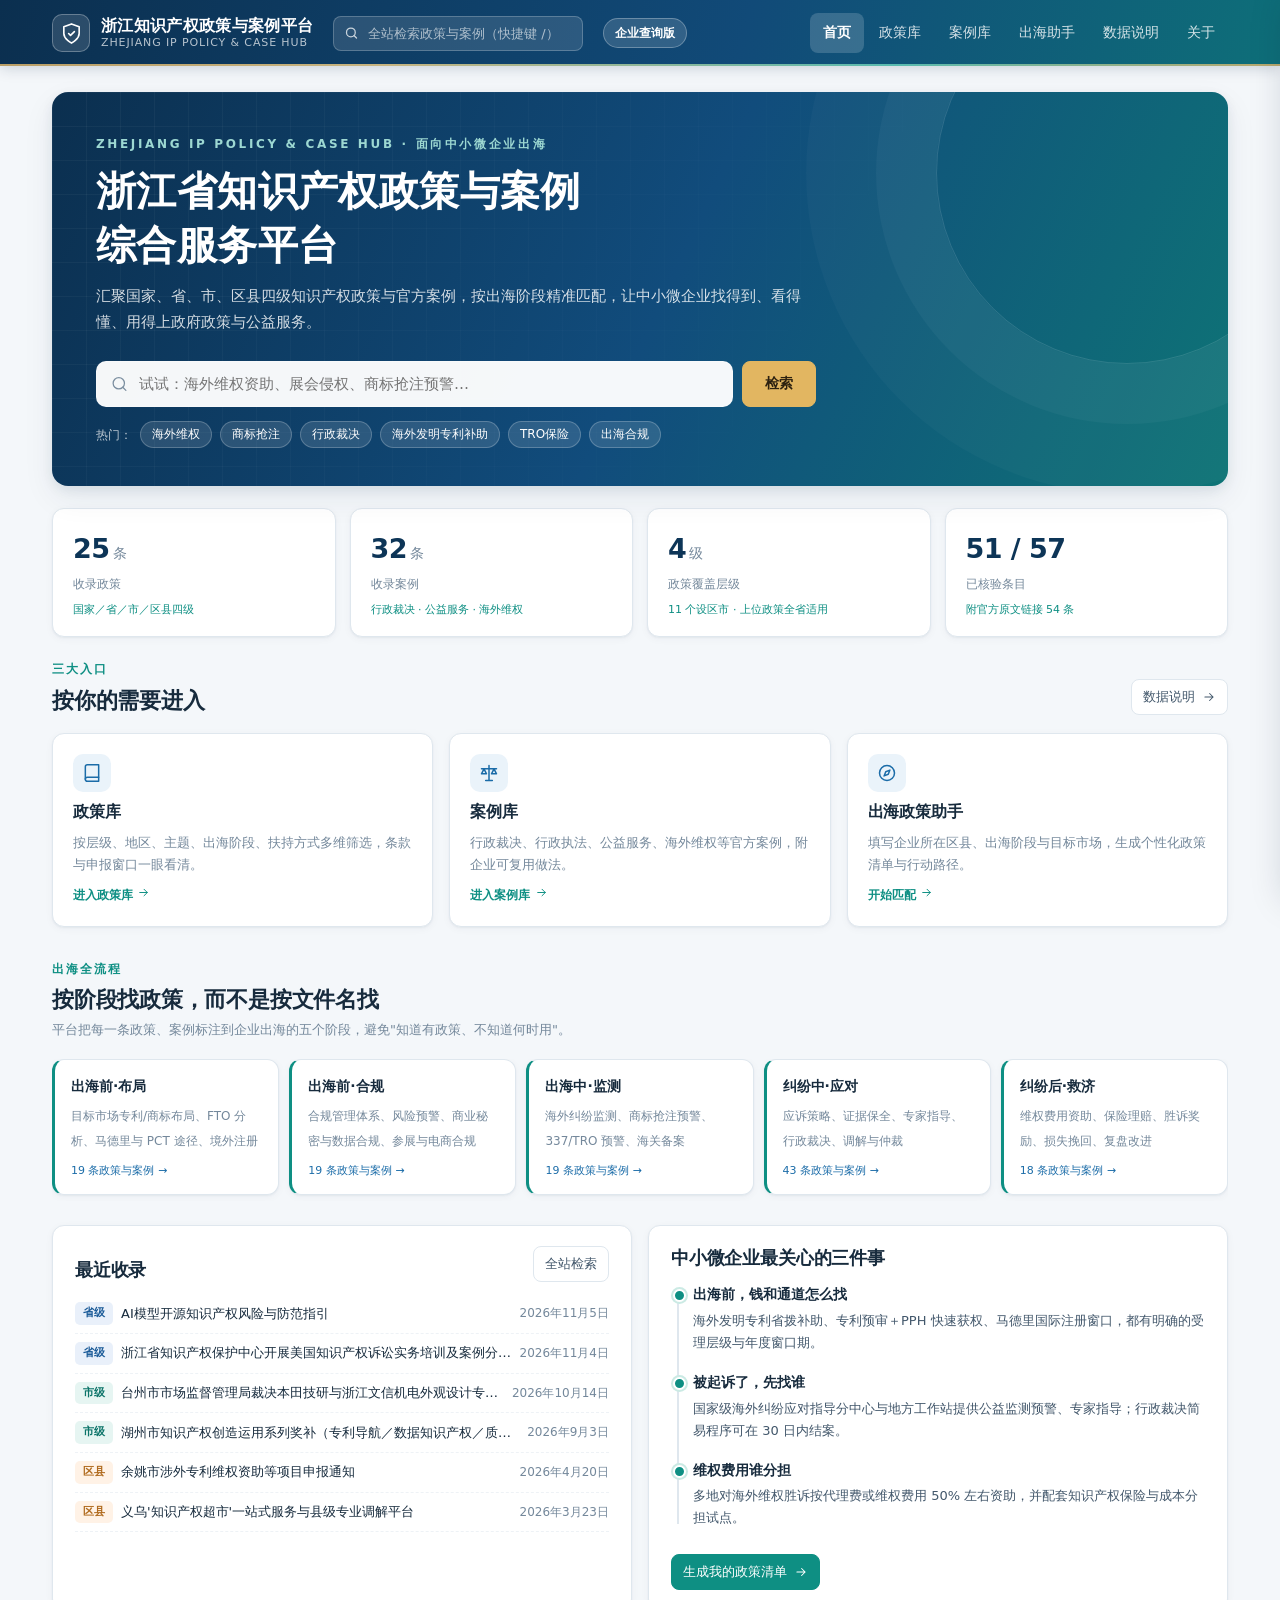
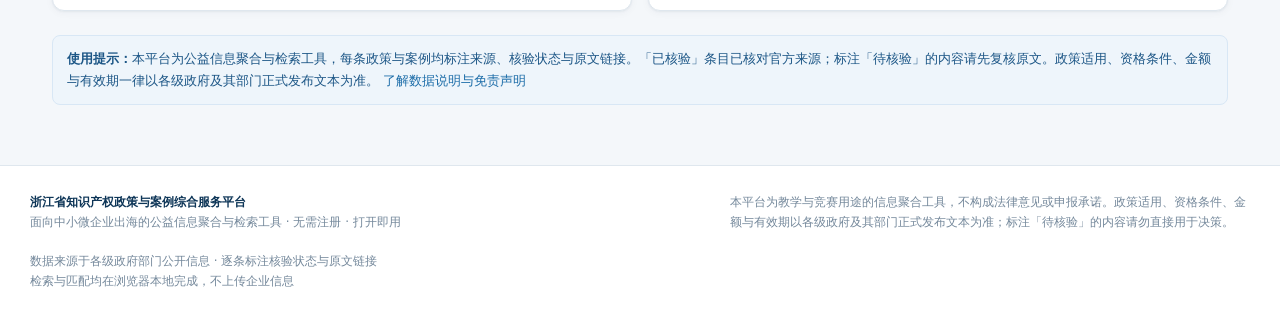
<file: index.html>
<!DOCTYPE html>
<html lang="zh-CN">
<head>
<meta charset="UTF-8">
<meta http-equiv="Cache-Control" content="no-cache, no-store, must-revalidate">
<meta http-equiv="Pragma" content="no-cache">
<meta http-equiv="Expires" content="0">
<meta name="viewport" content="width=device-width, initial-scale=1, viewport-fit=cover">
<meta name="theme-color" content="#0d3557">
<meta name="description" content="浙江省知识产权政策与案例综合服务平台：汇聚国家、省、市、区县四级知识产权政策与官方案例，服务中小微企业出海。">
<title>浙江省知识产权政策与案例综合服务平台 · 企业查询版</title>
<link rel="icon" href="data:image/svg+xml,<svg xmlns='http://www.w3.org/2000/svg' viewBox='0 0 64 64'><rect width='64' height='64' rx='14' fill='%230d3557'/><text x='32' y='42' font-size='28' font-family='Arial' font-weight='bold' text-anchor='middle' fill='%23ffffff'>IP</text></svg>">
<link rel="stylesheet" href="assets/css/app.css">
</head>
<body>

<!-- 角色声明：本入口为「企业用户版」，只读查询，不加载数据后台与构建者功能 -->
<script>window.ZJ_MODE = "public";</script>

<header class="topbar">
  <div class="topbar-inner">
    <a class="brand" href="#/home" aria-label="返回首页">
      <span class="brand-mark">
        <svg viewBox="0 0 24 24" fill="none" stroke="#ffffff" stroke-width="1.7" stroke-linecap="round" stroke-linejoin="round" aria-hidden="true">
          <path d="M12 22s8-4 8-10V5l-8-3-8 3v7c0 6 8 10 8 10Z"/><path d="M9 12l2 2 4-4"/>
        </svg>
      </span>
      <span class="brand-txt"><b>浙江知识产权政策与案例平台</b><small>ZHEJIANG IP POLICY &amp; CASE HUB</small></span>
    </a>

    <form class="top-search" id="topSearch" role="search">
      <svg viewBox="0 0 24 24" fill="none" stroke="#ffffff" stroke-width="2" stroke-linecap="round" aria-hidden="true"><circle cx="11" cy="11" r="7"/><path d="m20 20-4-4"/></svg>
      <input id="topQ" type="search" placeholder="全站检索政策与案例（快捷键 /）" autocomplete="off" aria-label="全站检索">
    </form>

    <span class="role-badge" aria-label="当前为面向企业的查询版">企业查询版</span>
    <button class="nav-toggle" id="navToggle" type="button" aria-label="展开导航">☰</button>
    <nav class="nav" id="nav" aria-label="主导航">
      <a href="#/home" data-route="home">首页</a>
      <a href="#/policies" data-route="policies">政策库</a>
      <a href="#/cases" data-route="cases">案例库</a>
      <a href="#/match" data-route="match">出海助手</a>
      <a href="#/sources" data-route="sources">数据说明</a>
      <a href="#/about" data-route="about">关于</a>
    </nav>
  </div>
</header>

<main class="wrap" id="app"></main>

<footer class="footer">
  <div class="footer-inner">
    <div>
      <b style="color:var(--navy)">浙江省知识产权政策与案例综合服务平台</b><br>
      面向中小微企业出海的公益信息聚合与检索工具 · 无需注册 · 打开即用
    </div>
    <div style="max-width:520px">
      本平台为教学与竞赛用途的信息聚合工具，不构成法律意见或申报承诺。政策适用、资格条件、金额与有效期以各级政府及其部门正式发布文本为准；标注「待核验」的内容请勿直接用于决策。
    </div>
    <div class="tiny">
      数据来源于各级政府部门公开信息 · 逐条标注核验状态与原文链接<br>
      <span id="buildStamp">检索与匹配均在浏览器本地完成，不上传企业信息</span>
    </div>
  </div>
</footer>

<div class="overlay" id="overlay"></div>
<aside class="drawer" id="drawer" role="dialog" aria-modal="true" aria-label="条目详情"></aside>
<div class="toast" id="toast" role="status"></div>

<script src="data/bundle.js"></script>
<script src="assets/js/util.js"></script>
<script src="assets/js/search.js"></script>
<script src="assets/js/data.js"></script>
<script src="assets/js/views.js"></script>
<script src="assets/js/views-extra.js"></script>
<!-- 企业用户版不加载 assets/js/admin.js -->
<script src="assets/js/app.js"></script>
</body>
</html>
</file>
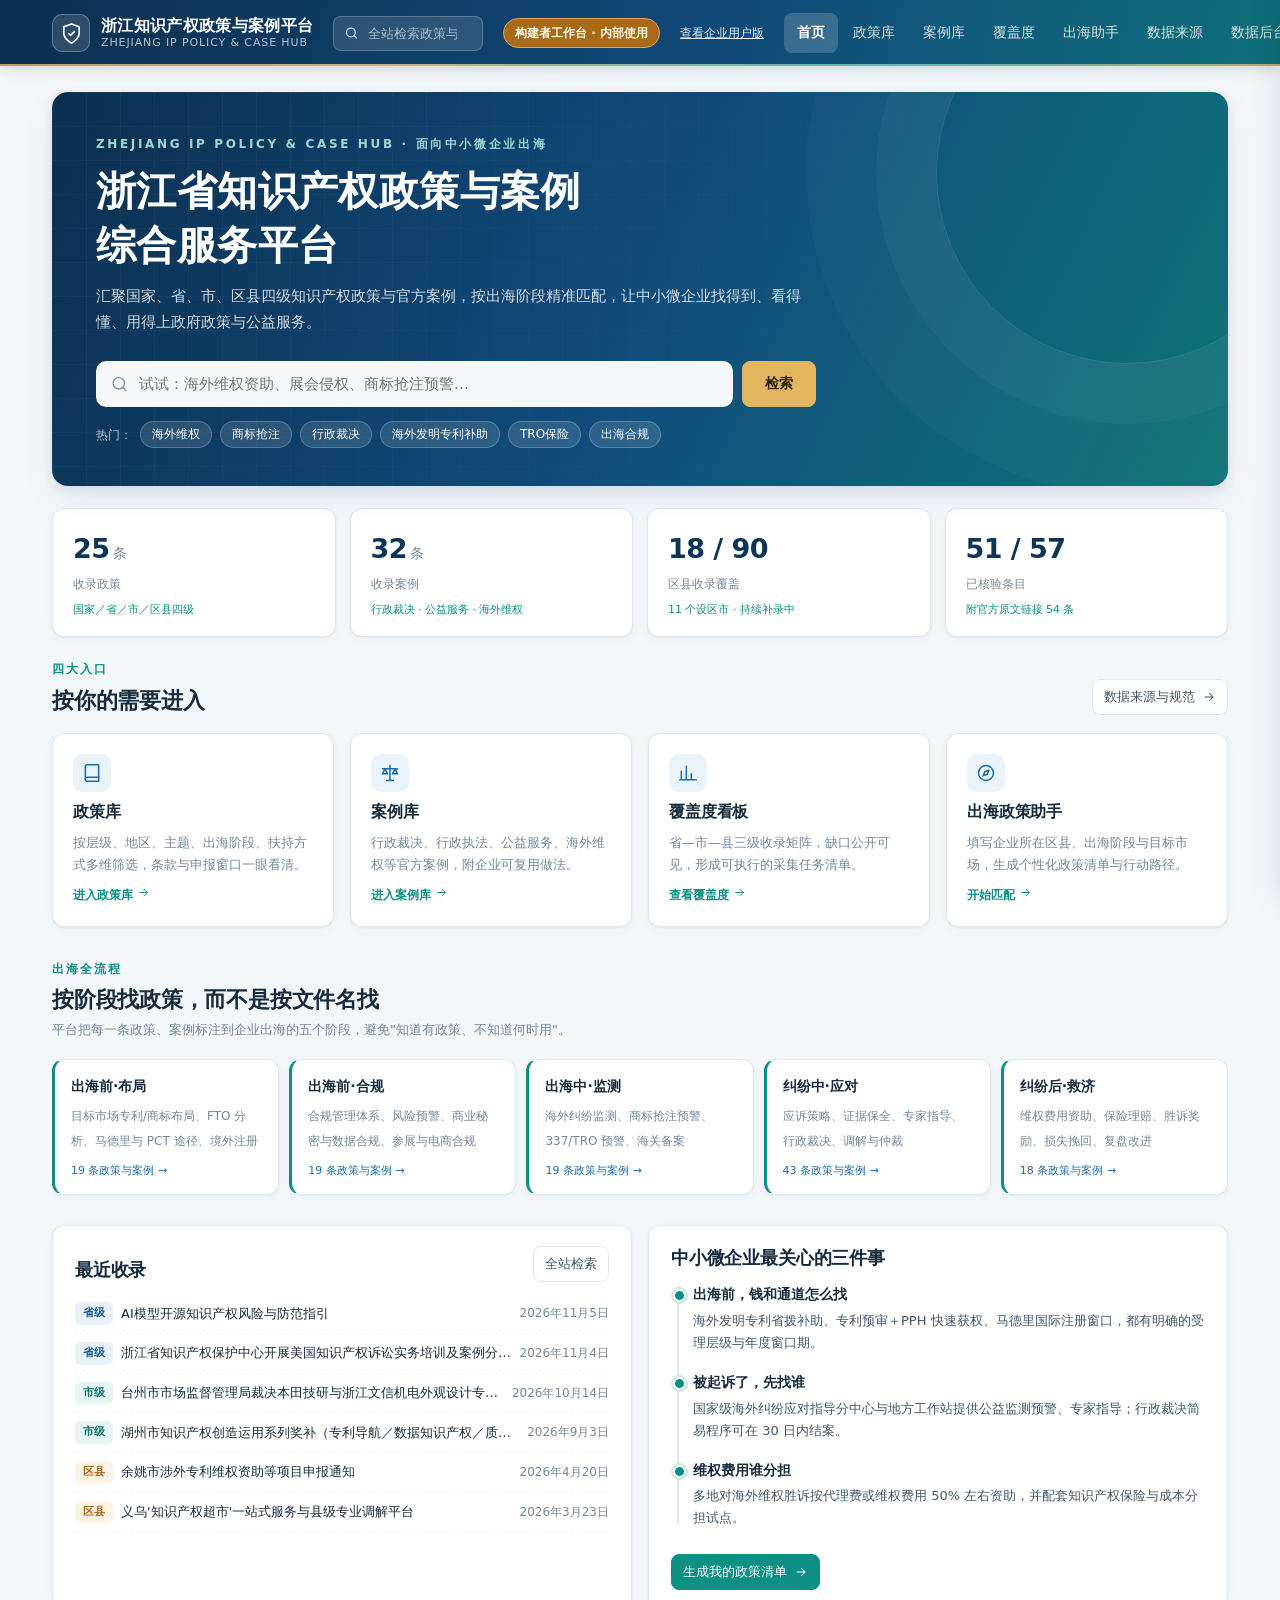
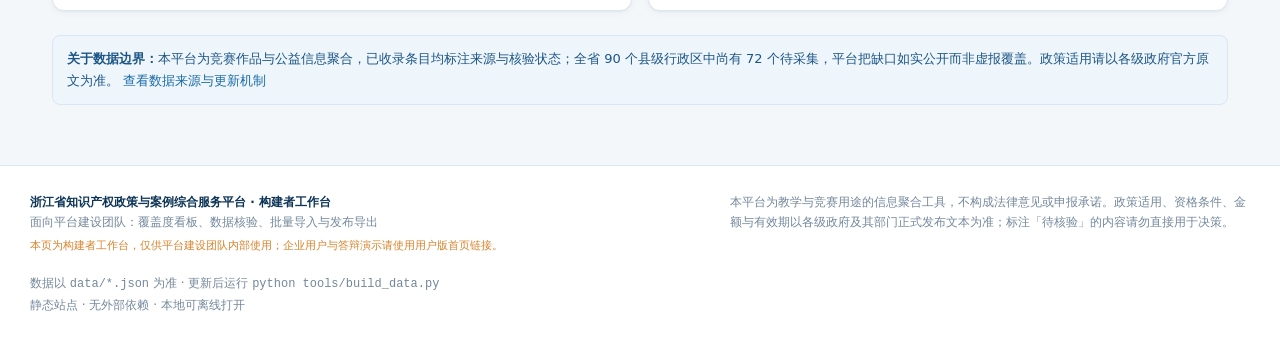
<file: builder.html>
<!DOCTYPE html>
<html lang="zh-CN">
<head>
<meta charset="UTF-8">
<meta http-equiv="Cache-Control" content="no-cache, no-store, must-revalidate">
<meta http-equiv="Pragma" content="no-cache">
<meta http-equiv="Expires" content="0">
<meta name="viewport" content="width=device-width, initial-scale=1, viewport-fit=cover">
<meta name="theme-color" content="#0d3557">
<meta name="description" content="浙江省知识产权政策与案例综合服务平台 · 构建者工作台：覆盖度看板、数据核验与批量导入导出。">
<meta name="robots" content="noindex, nofollow">
<title>浙江省知识产权政策与案例综合服务平台 · 构建者工作台</title>
<link rel="icon" href="data:image/svg+xml,<svg xmlns='http://www.w3.org/2000/svg' viewBox='0 0 64 64'><rect width='64' height='64' rx='14' fill='%23a86a18'/><text x='32' y='42' font-size='26' font-family='Arial' font-weight='bold' text-anchor='middle' fill='%23ffffff'>B</text></svg>">
<link rel="stylesheet" href="assets/css/app.css">
</head>
<body>

<!-- 角色声明：本入口为「构建者工作台」，开放覆盖度看板与数据后台 -->
<script>window.ZJ_MODE = "builder";</script>

<header class="topbar">
  <div class="topbar-inner">
    <a class="brand" href="#/home" aria-label="返回首页">
      <span class="brand-mark">
        <svg viewBox="0 0 24 24" fill="none" stroke="#ffffff" stroke-width="1.7" stroke-linecap="round" stroke-linejoin="round" aria-hidden="true">
          <path d="M12 22s8-4 8-10V5l-8-3-8 3v7c0 6 8 10 8 10Z"/><path d="M9 12l2 2 4-4"/>
        </svg>
      </span>
      <span class="brand-txt"><b>浙江知识产权政策与案例平台</b><small>ZHEJIANG IP POLICY &amp; CASE HUB</small></span>
    </a>

    <form class="top-search" id="topSearch" role="search">
      <svg viewBox="0 0 24 24" fill="none" stroke="#ffffff" stroke-width="2" stroke-linecap="round" aria-hidden="true"><circle cx="11" cy="11" r="7"/><path d="m20 20-4-4"/></svg>
      <input id="topQ" type="search" placeholder="全站检索政策与案例（快捷键 /）" autocomplete="off" aria-label="全站检索">
    </form>

    <span class="role-badge builder" aria-label="当前为平台构建者工作台">构建者工作台 · 内部使用</span>
    <a class="role-switch" href="index.html#/home" id="toPublic">查看企业用户版</a>
    <button class="nav-toggle" id="navToggle" type="button" aria-label="展开导航">☰</button>
    <nav class="nav" id="nav" aria-label="主导航">
      <a href="#/home" data-route="home">首页</a>
      <a href="#/policies" data-route="policies">政策库</a>
      <a href="#/cases" data-route="cases">案例库</a>
      <a href="#/coverage" data-route="coverage">覆盖度</a>
      <a href="#/match" data-route="match">出海助手</a>
      <a href="#/sources" data-route="sources">数据来源</a>
      <a href="#/admin" data-route="admin">数据后台</a>
      <a href="#/about" data-route="about">关于</a>
    </nav>
  </div>
</header>

<main class="wrap" id="app"></main>

<footer class="footer">
  <div class="footer-inner">
    <div>
      <b style="color:var(--navy)">浙江省知识产权政策与案例综合服务平台 · 构建者工作台</b><br>
      面向平台建设团队：覆盖度看板、数据核验、批量导入与发布导出
      <span class="role-note">本页为构建者工作台，仅供平台建设团队内部使用；企业用户与答辩演示请使用用户版首页链接。</span>
    </div>
    <div style="max-width:520px">
      本平台为教学与竞赛用途的信息聚合工具，不构成法律意见或申报承诺。政策适用、资格条件、金额与有效期以各级政府及其部门正式发布文本为准；标注「待核验」的内容请勿直接用于决策。
    </div>
    <div class="tiny">
      数据以 <code>data/*.json</code> 为准 · 更新后运行 <code>python tools/build_data.py</code><br>
      <span id="buildStamp">静态站点 · 无外部依赖 · 本地可离线打开</span>
    </div>
  </div>
</footer>

<div class="overlay" id="overlay"></div>
<aside class="drawer" id="drawer" role="dialog" aria-modal="true" aria-label="条目详情"></aside>
<div class="toast" id="toast" role="status"></div>

<script src="data/bundle.js"></script>
<script src="assets/js/util.js"></script>
<script src="assets/js/search.js"></script>
<script src="assets/js/data.js"></script>
<script src="assets/js/views.js"></script>
<script src="assets/js/views-extra.js"></script>
<script src="assets/js/admin.js"></script>
<script src="assets/js/app.js"></script>
<script>
/* 返回用户版时保留 sharecode 等参数，并显式切换为 user 角色，
   确保跳过去一定是企业查询版，而不是缓存里的工作台页面。 */
(function () {
  var a = document.getElementById("toPublic");
  if (!a) return;
  var p = new URLSearchParams(location.search);
  p.set("role", "user");
  a.href = "index.html?" + p.toString() + "#/home";
})();
</script>
</body>
</html>
</file>
<file: assets/css/app.css>
/* 浙江省知识产权政策与案例综合服务平台 — 样式表
   零外部依赖：无字体 CDN、无图标库、无框架，离线可用 */

:root {
  --navy: #0d3557;
  --navy-2: #14507f;
  --blue: #1b6ca8;
  --teal: #0e8f83;
  --teal-soft: #e6f5f2;
  --amber: #d9822b;
  --amber-soft: #fff4e6;
  --red: #b5443b;
  --ink: #172b3d;
  --ink-2: #42576b;
  --muted: #74889b;
  --line: #dfe7ee;
  --line-2: #eef2f6;
  --bg: #f4f7fa;
  --card: #ffffff;
  --shadow-sm: 0 1px 2px rgba(16, 46, 74, .05), 0 2px 8px rgba(16, 46, 74, .04);
  --shadow-md: 0 4px 12px rgba(16, 46, 74, .08), 0 12px 32px rgba(16, 46, 74, .07);
  --radius: 12px;
  --radius-sm: 8px;
  --maxw: 1220px;
  --font: "PingFang SC", "Hiragino Sans GB", "Microsoft YaHei", "Source Han Sans SC", "Noto Sans CJK SC", system-ui, -apple-system, "Segoe UI", sans-serif;
  --mono: "SFMono-Regular", "Cascadia Code", Consolas, "Liberation Mono", monospace;
}

* { box-sizing: border-box; }
html { scroll-behavior: smooth; }
body {
  margin: 0;
  min-height: 100vh;
  display: flex;
  flex-direction: column;
  font-family: var(--font);
  font-size: 15px;
  line-height: 1.7;
  color: var(--ink);
  background: var(--bg);
  -webkit-font-smoothing: antialiased;
}
.wrap { flex: 1 0 auto; width: 100%; }
a { color: var(--blue); text-decoration: none; }
a:hover { text-decoration: underline; }
button, input, select, textarea { font-family: inherit; font-size: inherit; }
button { cursor: pointer; }
h1, h2, h3, h4 { margin: 0; font-weight: 700; line-height: 1.35; letter-spacing: -.01em; }
p { margin: 0 0 .8em; }
ul { margin: 0; padding-left: 1.2em; }
::-webkit-scrollbar { width: 10px; height: 10px; }
::-webkit-scrollbar-thumb { background: #c9d6e2; border-radius: 6px; border: 2px solid var(--bg); }
::-webkit-scrollbar-track { background: transparent; }

/* ---------- 顶部导航 ---------- */
.topbar {
  position: sticky; top: 0; z-index: 60;
  background: linear-gradient(105deg, #0b2f4f 0%, #114a78 58%, #0e6f79 100%);
  color: #fff;
  box-shadow: 0 2px 14px rgba(8, 35, 60, .18);
}
.topbar::after {
  content: ""; position: absolute; left: 0; right: 0; bottom: 0; height: 2px;
  background: linear-gradient(90deg, #d9b26a, #e8c985 30%, #65cdb9 70%, #d9b26a);
  opacity: .85;
}
.topbar-inner {
  max-width: var(--maxw); margin: 0 auto; padding: 0 22px;
  display: flex; align-items: center; gap: 20px; min-height: 66px;
}
.brand { display: flex; align-items: center; gap: 11px; flex-shrink: 0; color: #fff; }
.brand:hover { text-decoration: none; }
.brand-mark {
  width: 38px; height: 38px; border-radius: 10px; flex-shrink: 0;
  display: grid; place-items: center;
  background: rgba(255,255,255,.13); border: 1px solid rgba(255,255,255,.28);
}
.brand-mark svg { width: 23px; height: 23px; }
.brand-txt { display: flex; flex-direction: column; line-height: 1.25; }
.brand-txt b { font-size: 16px; letter-spacing: .02em; }
.brand-txt small { font-size: 11px; color: rgba(255,255,255,.7); letter-spacing: .08em; }
.nav { display: flex; align-items: center; gap: 2px; margin-left: auto; }
.nav a {
  color: rgba(255,255,255,.83); padding: 8px 13px; border-radius: 8px;
  font-size: 14px; white-space: nowrap; transition: .18s;
}
.nav a:hover { color: #fff; background: rgba(255,255,255,.1); text-decoration: none; }
.nav a.active { color: #fff; background: rgba(255,255,255,.17); font-weight: 600; }
.top-search { position: relative; flex: 0 1 250px; min-width: 150px; }
.top-search input {
  width: 100%; padding: 9px 12px 9px 34px; border-radius: 8px;
  border: 1px solid rgba(255,255,255,.22); background: rgba(255,255,255,.12);
  color: #fff; outline: none; font-size: 13px;
}
.top-search input::placeholder { color: rgba(255,255,255,.62); }
.top-search input:focus { background: rgba(255,255,255,.2); border-color: rgba(255,255,255,.5); }
.top-search svg { position: absolute; left: 11px; top: 50%; transform: translateY(-50%); width: 15px; height: 15px; opacity: .75; }
.nav-toggle { display: none; background: none; border: 0; color: #fff; font-size: 22px; padding: 4px 8px; }

/* ---------- 角色标识（企业用户版 / 构建者工作台） ---------- */
.role-badge {
  display: inline-flex; align-items: center; gap: 6px; flex-shrink: 0;
  padding: 4px 11px; border-radius: 20px; font-size: 12px; font-weight: 600;
  color: #fff; background: rgba(255,255,255,.14);
  border: 1px solid rgba(255,255,255,.28); white-space: nowrap;
}
.role-badge.builder { background: #a86a18; border-color: #dca95c; color: #fff8e8; }
.role-switch { color: rgba(255,255,255,.9); font-size: 12px; white-space: nowrap; text-decoration: underline; }
.role-switch:hover { color: #ffe6b8; }
.role-note { display: block; margin-top: 4px; font-size: 11px; color: var(--amber); }

/* ---------- 通用容器 ---------- */
.wrap { max-width: var(--maxw); margin: 0 auto; padding: 26px 22px 60px; }
.section-head { display: flex; align-items: flex-end; justify-content: space-between; gap: 16px; margin: 0 0 18px; flex-wrap: wrap; }
.section-head h2 { font-size: 22px; }
.section-head .sub { color: var(--muted); font-size: 13px; margin-top: 4px; }
.eyebrow { font-size: 12px; letter-spacing: .16em; color: var(--teal); font-weight: 700; text-transform: uppercase; margin-bottom: 6px; }
.card { background: var(--card); border: 1px solid var(--line); border-radius: var(--radius); box-shadow: var(--shadow-sm); }
.pad { padding: 20px 22px; }
.grid { display: grid; gap: 16px; }
.g2 { grid-template-columns: repeat(2, minmax(0, 1fr)); }
.g3 { grid-template-columns: repeat(3, minmax(0, 1fr)); }
.g4 { grid-template-columns: repeat(4, minmax(0, 1fr)); }
.muted { color: var(--muted); }
.small { font-size: 13px; }
.tiny { font-size: 12px; }
.center { text-align: center; }
.mt8 { margin-top: 8px; } .mt16 { margin-top: 16px; } .mt24 { margin-top: 24px; } .mt32 { margin-top: 32px; }
.mb8 { margin-bottom: 8px; } .mb16 { margin-bottom: 16px; }
.divider { height: 1px; background: var(--line-2); margin: 18px 0; }
.nowrap { white-space: nowrap; }

/* ---------- 按钮 / 表单 ---------- */
.btn {
  display: inline-flex; align-items: center; justify-content: center; gap: 7px;
  padding: 9px 16px; border-radius: 8px; border: 1px solid var(--line);
  background: #fff; color: var(--ink-2); font-size: 14px; font-weight: 500;
  transition: .18s; white-space: nowrap;
}
.btn:hover { border-color: var(--blue); color: var(--blue); text-decoration: none; }
.btn.primary { background: var(--navy-2); border-color: var(--navy-2); color: #fff; }
.btn.primary:hover { background: #0d3f66; color: #fff; }
.btn.teal { background: var(--teal); border-color: var(--teal); color: #fff; }
.btn.teal:hover { background: #0a776d; color: #fff; }
.btn.ghost { background: transparent; }
.btn.sm { padding: 6px 11px; font-size: 13px; }
.btn.danger { color: var(--red); border-color: #eec9c6; }
.btn.danger:hover { background: #fdf3f2; border-color: var(--red); color: var(--red); }
.btn:disabled { opacity: .5; cursor: not-allowed; }
.btn-row { display: flex; gap: 9px; flex-wrap: wrap; }
.input, .select, .textarea {
  width: 100%; padding: 9px 12px; border: 1px solid var(--line); border-radius: 8px;
  background: #fff; color: var(--ink); outline: none; transition: .18s;
}
.input:focus, .select:focus, .textarea:focus { border-color: var(--blue); box-shadow: 0 0 0 3px rgba(27,108,168,.1); }
.textarea { min-height: 90px; resize: vertical; line-height: 1.6; }
label.field { display: block; }
label.field > span { display: block; font-size: 12px; font-weight: 600; color: var(--ink-2); margin-bottom: 6px; }

/* ---------- 徽标 / 标签 ---------- */
.chips { display: flex; flex-wrap: wrap; gap: 6px; }
.chip {
  display: inline-flex; align-items: center; gap: 4px; padding: 3px 9px;
  border-radius: 20px; font-size: 12px; line-height: 1.6;
  background: #f0f4f8; color: var(--ink-2); border: 1px solid #e4ebf2; white-space: nowrap;
}
.chip.blue { background: #eaf3fb; color: #175f97; border-color: #d5e7f6; }
.chip.teal { background: var(--teal-soft); color: #0a7268; border-color: #cbeae4; }
.chip.amber { background: var(--amber-soft); color: #a85f16; border-color: #f6dfc0; }
.chip.gray { background: #f2f4f6; color: #6b7c8c; }
.chip.red { background: #fdf0ef; color: var(--red); border-color: #f3d6d3; }
.badge { display: inline-flex; align-items: center; gap: 4px; padding: 2px 8px; border-radius: 5px; font-size: 11px; font-weight: 600; white-space: nowrap; }
.badge.verified { background: #e6f5ee; color: #12714f; }
.badge.pending { background: #fff4e3; color: #a5671a; }
.badge.demo { background: #f3eefb; color: #6b4a9e; }
.badge.level-national { background: #eef1f5; color: #4a5b6c; }
.badge.level-province { background: #e9f0fa; color: #1b5b98; }
.badge.level-city { background: #e6f5f2; color: #0c7469; }
.badge.level-county { background: #fff2e6; color: #b06a1d; }
mark { background: #ffe9a8; color: #6b4a00; padding: 0 2px; border-radius: 2px; }

/* ---------- 首页 Hero ---------- */
.hero {
  position: relative; overflow: hidden; color: #fff;
  background: linear-gradient(115deg, #0b2f4f 0%, #114c7c 52%, #0e7476 100%);
  border-radius: 16px; padding: 42px 44px 38px; margin-bottom: 22px;
  box-shadow: var(--shadow-md);
}
.hero::before {
  content: ""; position: absolute; inset: 0;
  background-image: linear-gradient(rgba(255,255,255,.045) 1px, transparent 1px),
                    linear-gradient(90deg, rgba(255,255,255,.045) 1px, transparent 1px);
  background-size: 34px 34px; mask-image: linear-gradient(120deg, #000, transparent 72%);
}
.hero::after {
  content: ""; position: absolute; right: -90px; top: -110px; width: 380px; height: 380px;
  border: 1px solid rgba(255,255,255,.13); border-radius: 50%;
  box-shadow: 0 0 0 60px rgba(255,255,255,.035), 0 0 0 130px rgba(255,255,255,.025);
}
.hero > * { position: relative; z-index: 1; }
.hero .kicker { font-size: 12px; letter-spacing: .22em; color: #9dd8d2; font-weight: 700; }
.hero h1 { font-size: clamp(26px, 3.4vw, 40px); margin: 10px 0 12px; letter-spacing: .01em; }
.hero p.lead { font-size: 15px; color: rgba(255,255,255,.82); max-width: 720px; margin-bottom: 26px; }
.hero-search { display: flex; gap: 9px; max-width: 720px; }
.hero-search input {
  width: 100%; flex: 1; padding: 13px 16px 13px 42px; border-radius: 10px; border: 1px solid rgba(255,255,255,.3);
  background: rgba(255,255,255,.96); color: var(--ink); outline: none; font-size: 15px;
}
.hero-search input:focus { box-shadow: 0 0 0 4px rgba(255,255,255,.2); }
.hero-search .search-ico { position: absolute; left: 15px; top: 50%; transform: translateY(-50%); width: 17px; height: 17px; color: #7c8fa0; }
.hero-search-wrapper { position: relative; flex: 1; }
.hero-quick { display: flex; gap: 8px; flex-wrap: wrap; margin-top: 14px; font-size: 12px; color: rgba(255,255,255,.72); align-items: center; }
.hero-quick button {
  background: rgba(255,255,255,.12); border: 1px solid rgba(255,255,255,.22); color: #fff;
  padding: 4px 11px; border-radius: 20px; font-size: 12px; transition: .18s;
}
.hero-quick button:hover { background: rgba(255,255,255,.24); }
.stat-strip { display: grid; grid-template-columns: repeat(4, 1fr); gap: 14px; margin-bottom: 22px; }
.stat-card { padding: 17px 20px; display: flex; flex-direction: column; gap: 2px; }
.stat-card .num { font-size: 27px; font-weight: 750; color: var(--navy); letter-spacing: -.02em; font-variant-numeric: tabular-nums; }
.stat-card .num em { font-size: 14px; font-style: normal; color: var(--muted); font-weight: 500; margin-left: 3px; }
.stat-card .lbl { font-size: 12px; color: var(--muted); }
.stat-card .foot { font-size: 11px; color: var(--teal); margin-top: 4px; }

/* 首页模块 */
.tile { padding: 20px; display: flex; flex-direction: column; gap: 9px; transition: .2s; height: 100%; }
.tile:hover { transform: translateY(-2px); box-shadow: var(--shadow-md); border-color: #c6d8e7; }
.tile .tile-ico { width: 38px; height: 38px; border-radius: 10px; display: grid; place-items: center; background: #eaf3fa; color: var(--blue); }
.tile .tile-ico svg { width: 20px; height: 20px; }
.tile h3 { font-size: 16px; }
.tile p { font-size: 13px; color: var(--muted); margin: 0; flex: 1; }
.tile .go { font-size: 12px; color: var(--teal); font-weight: 600; }
.stage-row { display: flex; gap: 10px; overflow-x: auto; padding-bottom: 6px; }
.stage-card { min-width: 190px; flex: 1; padding: 15px 16px; border-left: 3px solid var(--teal); }
.stage-card b { display: block; font-size: 14px; margin-bottom: 4px; }
.stage-card span { font-size: 12px; color: var(--muted); line-height: 1.6; }
.stage-card .cnt { font-size: 11px; color: var(--blue); margin-top: 8px; display: block; }

/* ---------- 列表页布局 ---------- */
.layout { display: grid; grid-template-columns: 248px minmax(0, 1fr); gap: 20px; align-items: start; }
.sidebar { position: sticky; top: 86px; }
.filter-card { padding: 16px 16px 12px; margin-bottom: 14px; }
.filter-card h3 { font-size: 14px; margin-bottom: 12px; display: flex; align-items: center; justify-content: space-between; }
.filter-group { border-top: 1px solid var(--line-2); padding: 12px 0 4px; }
.filter-group:first-of-type { border-top: 0; }
.filter-group > b { font-size: 12px; color: var(--ink-2); display: block; margin-bottom: 8px; }
.opt {
  display: flex; align-items: center; gap: 7px; padding: 4px 2px; font-size: 13px;
  color: var(--ink-2); cursor: pointer; border-radius: 5px;
}
.opt:hover { color: var(--blue); }
.opt input { accent-color: var(--teal); width: 14px; height: 14px; flex-shrink: 0; }
.opt .cnt { margin-left: auto; font-size: 11px; color: var(--muted); font-variant-numeric: tabular-nums; }
.opt.more { color: var(--blue); font-size: 12px; cursor: pointer; }
.toolbar { display: flex; align-items: center; gap: 10px; flex-wrap: wrap; margin-bottom: 14px; }
.toolbar .count { font-size: 13px; color: var(--muted); margin-right: auto; }
.toolbar .count b { color: var(--ink); font-size: 15px; }
.active-filters { display: flex; gap: 6px; flex-wrap: wrap; margin-bottom: 12px; }
.active-filters .chip { cursor: pointer; }
.result-list { display: flex; flex-direction: column; gap: 12px; }
.item { padding: 17px 19px; transition: .18s; cursor: pointer; position: relative; }
.item:hover { border-color: #bcd3e6; box-shadow: var(--shadow-md); transform: translateY(-1px); }
.item .item-top { display: flex; gap: 8px; align-items: center; flex-wrap: wrap; margin-bottom: 8px; }
.item h3 { font-size: 16px; margin-bottom: 7px; line-height: 1.5; }
.item .desc { font-size: 13px; color: var(--ink-2); line-height: 1.75; margin-bottom: 10px; display: -webkit-box; -webkit-line-clamp: 2; -webkit-box-orient: vertical; overflow: hidden; }
.item .meta { display: flex; gap: 14px; flex-wrap: wrap; font-size: 12px; color: var(--muted); }
.item .meta span { display: inline-flex; align-items: center; gap: 4px; }
.item .score { position: absolute; right: 18px; top: 17px; font-size: 11px; color: var(--muted); }
.item .support-line { font-size: 12px; color: #0a7268; background: var(--teal-soft); border-radius: 6px; padding: 6px 10px; margin-top: 9px; line-height: 1.6; }
.empty { padding: 50px 24px; text-align: center; color: var(--muted); }
.empty svg { width: 42px; height: 42px; opacity: .4; margin-bottom: 10px; }
.pager { display: flex; justify-content: center; gap: 6px; margin-top: 20px; flex-wrap: wrap; }
.pager button { min-width: 34px; padding: 6px 10px; border: 1px solid var(--line); background: #fff; border-radius: 7px; font-size: 13px; color: var(--ink-2); }
.pager button.cur { background: var(--navy-2); color: #fff; border-color: var(--navy-2); }
.pager button:disabled { opacity: .4; }

/* ---------- 详情抽屉 ---------- */
.overlay { position: fixed; inset: 0; background: rgba(10, 28, 45, .42); z-index: 90; opacity: 0; pointer-events: none; transition: .22s; }
.overlay.show { opacity: 1; pointer-events: auto; }
.drawer {
  position: fixed; top: 0; right: 0; bottom: 0; width: min(680px, 100%); z-index: 91;
  background: #fff; box-shadow: -8px 0 34px rgba(9, 30, 50, .18);
  transform: translateX(102%); transition: transform .26s cubic-bezier(.2,.8,.2,1);
  display: flex; flex-direction: column;
}
.drawer.show { transform: translateX(0); }
.drawer-head { padding: 18px 24px; border-bottom: 1px solid var(--line); display: flex; align-items: flex-start; gap: 12px; }
.drawer-head h2 { font-size: 19px; flex: 1; line-height: 1.5; }
.drawer-close { border: 0; background: #f1f4f7; width: 32px; height: 32px; border-radius: 8px; color: var(--ink-2); font-size: 18px; flex-shrink: 0; line-height: 1; }
.drawer-close:hover { background: #e4eaf0; }
.drawer-body { overflow-y: auto; padding: 22px 26px 40px; flex: 1; }
.kv { display: grid; grid-template-columns: 96px minmax(0, 1fr); gap: 8px 14px; font-size: 13px; padding: 12px 0; border-bottom: 1px dashed var(--line-2); }
.kv dt { color: var(--muted); }
.kv dd { margin: 0; color: var(--ink); }
.detail-block { margin-top: 22px; }
.detail-block h3 { font-size: 14px; color: var(--navy); margin-bottom: 10px; padding-left: 10px; border-left: 3px solid var(--teal); }
.detail-block p { font-size: 14px; line-height: 1.85; color: var(--ink-2); }
.detail-block ul { font-size: 14px; line-height: 1.85; color: var(--ink-2); }
.detail-block li { margin-bottom: 5px; }
.notice { padding: 12px 14px; border-radius: 8px; font-size: 13px; line-height: 1.7; }
.notice.warn { background: var(--amber-soft); border: 1px solid #f3ddbd; color: #8a5514; }
.notice.info { background: #eef5fb; border: 1px solid #d8e7f5; color: #1c5686; }
.notice.ok { background: #ebf7f1; border: 1px solid #cdeadd; color: #146a4c; }
.drawer-foot { padding: 14px 24px; border-top: 1px solid var(--line); display: flex; gap: 9px; flex-wrap: wrap; background: #fafcfd; }

/* ---------- 覆盖度看板 ---------- */
.coverage-legend { display: flex; gap: 14px; flex-wrap: wrap; font-size: 12px; color: var(--muted); align-items: center; }
.legend-dot { width: 11px; height: 11px; border-radius: 3px; display: inline-block; margin-right: 5px; vertical-align: -1px; }
.lv-3 { background: #0e8f83; } .lv-2 { background: #66b8ab; } .lv-1 { background: #c6e3dc; } .lv-0 { background: #eceff2; border: 1px solid #dde3e9; }
.city-block { padding: 16px 18px; }
.city-block h3 { font-size: 15px; display: flex; align-items: center; justify-content: space-between; margin-bottom: 12px; }
.city-block h3 small { font-weight: 500; color: var(--muted); font-size: 12px; }
.dist-grid { display: grid; grid-template-columns: repeat(auto-fill, minmax(88px, 1fr)); gap: 6px; }
.dist {
  font-size: 11px; padding: 6px 4px; border-radius: 6px; text-align: center;
  background: #eceff2; color: #5d7387; border: 1px solid transparent; cursor: default;
  overflow: hidden; text-overflow: ellipsis; white-space: nowrap;
}
.dist.s1 { background: #c6e3dc; color: #0a6157; }
.dist.s2 { background: #66b8ab; color: #fff; }
.dist.s3 { background: #0e8f83; color: #fff; }
.dist:hover { outline: 2px solid var(--blue); }
.bar-row { display: flex; align-items: center; gap: 10px; font-size: 12px; margin-bottom: 8px; }
.bar-row .name { width: 68px; flex-shrink: 0; color: var(--ink-2); }
.bar-track { flex: 1; height: 12px; background: #eef2f5; border-radius: 6px; overflow: hidden; }
.bar-fill { height: 100%; background: linear-gradient(90deg, #1b6ca8, #0e8f83); border-radius: 6px; transition: width .5s; }
.bar-row .val { width: 36px; text-align: right; color: var(--muted); font-variant-numeric: tabular-nums; }

/* ---------- 出海助手 ---------- */
.match-form { display: grid; grid-template-columns: repeat(3, minmax(0, 1fr)); gap: 14px; }
.match-results { margin-top: 22px; }
.match-step { display: flex; gap: 14px; padding: 15px 0; border-bottom: 1px dashed var(--line); }
.match-step:last-child { border-bottom: 0; }
.match-step .step-no { width: 28px; height: 28px; border-radius: 50%; background: var(--navy-2); color: #fff; display: grid; place-items: center; font-size: 13px; font-weight: 700; flex-shrink: 0; }
.match-step b { font-size: 14px; }
.match-step p { font-size: 13px; color: var(--ink-2); margin: 3px 0 0; }
.match-item { padding: 13px 16px; border-left: 3px solid var(--teal); margin-bottom: 9px; background: #fff; }
.match-item h4 { font-size: 14px; margin-bottom: 4px; }
.match-item p { font-size: 12px; color: var(--muted); margin: 0; }
.match-item .why { font-size: 12px; color: #0a7268; margin-top: 6px; }

/* ---------- 数据后台 ---------- */
.admin-grid { display: grid; grid-template-columns: 300px minmax(0, 1fr); gap: 20px; align-items: start; }
.admin-list { max-height: 620px; overflow-y: auto; }
.admin-row { padding: 10px 13px; border-bottom: 1px solid var(--line-2); cursor: pointer; font-size: 13px; display: flex; gap: 8px; align-items: center; }
.admin-row:hover { background: #f4f8fb; }
.admin-row.active { background: #eaf3fb; border-left: 3px solid var(--blue); }
.admin-row .t { flex: 1; overflow: hidden; text-overflow: ellipsis; white-space: nowrap; }
.form-grid { display: grid; grid-template-columns: repeat(2, minmax(0, 1fr)); gap: 12px; }
.form-grid .full { grid-column: 1 / -1; }
.dropzone { border: 2px dashed #c9d8e5; border-radius: 10px; padding: 26px; text-align: center; background: #fafcfe; cursor: pointer; transition: .2s; }
.dropzone:hover, .dropzone.over { border-color: var(--teal); background: var(--teal-soft); }
.qa-row { display: flex; gap: 8px; align-items: center; padding: 8px 0; border-bottom: 1px dashed var(--line-2); font-size: 13px; }
.qa-row .ok { color: #12714f; } .qa-row .warn { color: var(--amber); } .qa-row .err { color: var(--red); }

/* ---------- 其它 ---------- */
.table { width: 100%; border-collapse: collapse; font-size: 13px; }
.table th, .table td { padding: 10px 12px; border-bottom: 1px solid var(--line-2); text-align: left; vertical-align: top; }
.table th { color: var(--muted); font-weight: 600; font-size: 12px; background: #f8fafc; }
.table tr:last-child td { border-bottom: 0; }
.timeline { position: relative; padding-left: 22px; }
.timeline::before { content: ""; position: absolute; left: 6px; top: 6px; bottom: 6px; width: 2px; background: var(--line); }
.timeline .tl-item { position: relative; margin-bottom: 16px; }
.timeline .tl-item::before { content: ""; position: absolute; left: -20px; top: 7px; width: 9px; height: 9px; border-radius: 50%; background: var(--teal); border: 2px solid #fff; box-shadow: 0 0 0 2px #cbeae4; }
.timeline b { font-size: 14px; }
.timeline p { font-size: 13px; color: var(--ink-2); margin: 2px 0 0; }
.footer { border-top: 1px solid var(--line); background: #fff; padding: 26px 22px; flex-shrink: 0; }
.footer-inner { max-width: var(--maxw); margin: 0 auto; display: flex; justify-content: space-between; gap: 18px; flex-wrap: wrap; font-size: 12px; color: var(--muted); }
.toast { position: fixed; bottom: 26px; left: 50%; transform: translate(-50%, 20px); background: #17324a; color: #fff; padding: 10px 20px; border-radius: 9px; font-size: 13px; z-index: 200; opacity: 0; transition: .25s; pointer-events: none; box-shadow: var(--shadow-md); }
.toast.show { opacity: 1; transform: translate(-50%, 0); }
.skeleton { background: linear-gradient(90deg, #eef2f6 25%, #f7f9fb 50%, #eef2f6 75%); background-size: 200% 100%; animation: sk 1.3s infinite; border-radius: 6px; height: 14px; }
@keyframes sk { to { background-position: -200% 0; } }

/* ---------- 响应式 ---------- */
@media (max-width: 1080px) {
  .g4 { grid-template-columns: repeat(2, minmax(0, 1fr)); }
  .stat-strip { grid-template-columns: repeat(2, 1fr); }
  .match-form { grid-template-columns: repeat(2, minmax(0, 1fr)); }
}
@media (max-width: 900px) {
  .topbar-inner { flex-wrap: wrap; padding: 10px 16px; gap: 10px; }
  .nav-toggle { display: block; margin-left: auto; order: 2; }
  .top-search { order: 3; flex: 1 1 100%; }
  .nav { display: none; order: 4; flex: 1 1 100%; flex-direction: column; align-items: stretch; gap: 2px; padding-bottom: 8px; }
  .nav.open { display: flex; }
  .nav a { padding: 9px 12px; }
  .brand-txt b { font-size: 14px; }
  .role-badge { font-size: 11px; padding: 3px 8px; order: 2; }
  .role-switch { font-size: 11px; }
  .layout, .admin-grid { grid-template-columns: 1fr; }
  .sidebar { position: static; }
  .filter-card { display: none; }
  .filter-card.open { display: block; }
  .g3 { grid-template-columns: repeat(2, minmax(0, 1fr)); }
  .hero { padding: 30px 24px; }
}
@media (max-width: 620px) {
  .wrap { padding: 18px 14px 44px; }
  .g2, .g3, .g4, .stat-strip, .match-form, .form-grid { grid-template-columns: 1fr; }
  .hero h1 { font-size: 24px; }
  .hero-search { flex-direction: column; }
  .hero-search-wrapper { width: 100%; }
  .hero-quick { display: none; }
  .drawer-body { padding: 18px 18px 32px; }
  .kv { grid-template-columns: 80px minmax(0, 1fr); }
  .item { padding: 14px; }
  .item .score { display: none; }
  .section-head h2 { font-size: 19px; }
}
@media print {
  .topbar, .footer, .sidebar, .toolbar, .overlay, .toast, .btn, .pager,
  .active-filters, .nav-toggle, .hero-quick { display: none !important; }
  body { background: #fff; }
  .layout, .admin-grid { grid-template-columns: 1fr; }
  .card { box-shadow: none; break-inside: avoid; }
  .drawer {
    position: static !important; transform: none !important; width: 100% !important;
    box-shadow: none; display: block;
  }
  .drawer-body { overflow: visible !important; }
  .drawer-foot { display: none !important; }
  body.print-detail #app { display: none; }
  body.print-detail .drawer-head { border-bottom: 2px solid #0d3557; }
}
</file>
